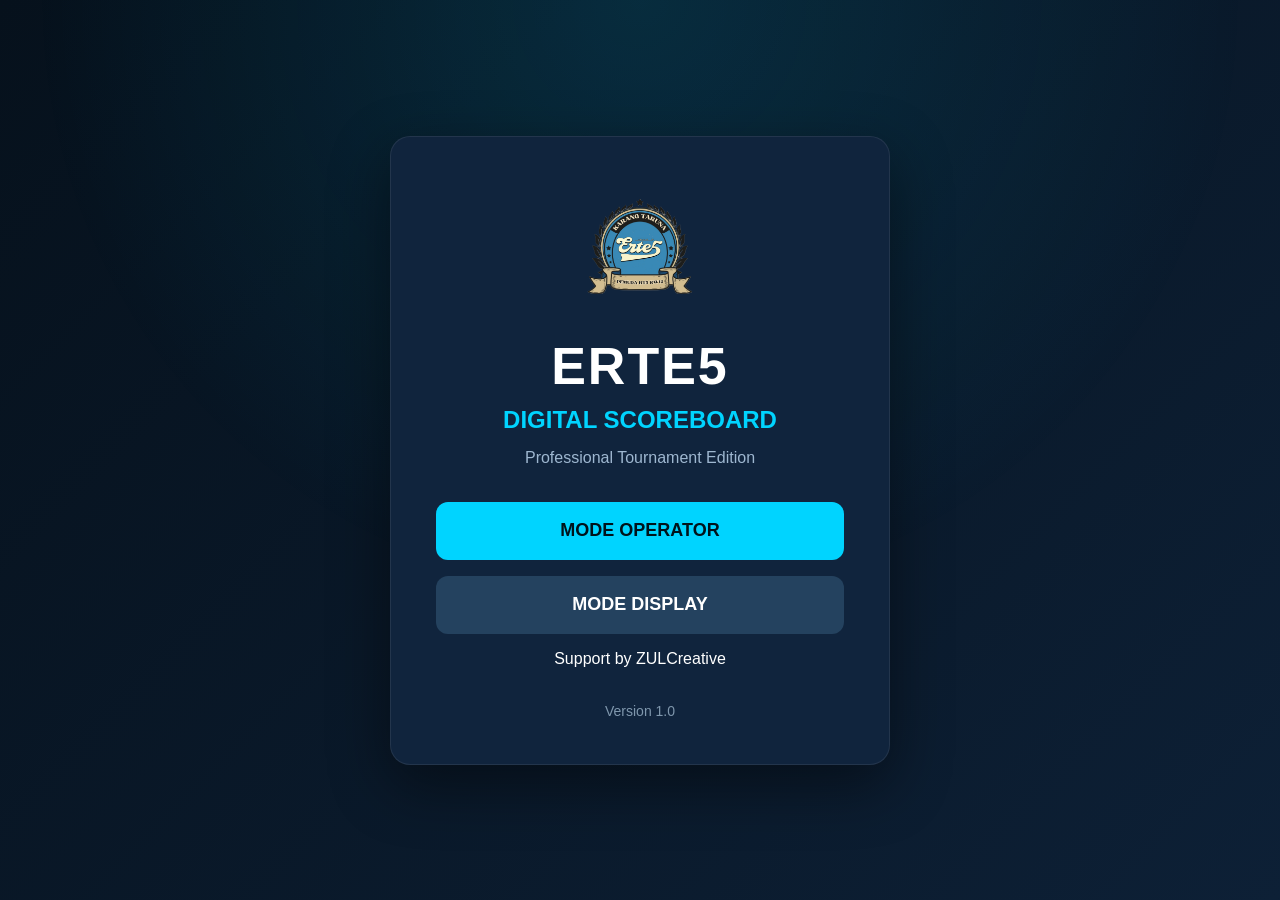
<file: index.html>
<!DOCTYPE html>
<html lang="id">

<head>

    <meta charset="UTF-8">

    <meta name="viewport"
          content="width=device-width, initial-scale=1.0">

    <title>ERTE5 Scoreboard Pro</title>

    <meta name="description"
          content="ERTE5 Digital Scoreboard Professional">

    <link rel="icon"
          href="assets/logo.png">

    <link rel="stylesheet"
          href="css/index.css">

</head>

<body>

    <div class="background"></div>

    <main class="container">

        <div class="card">

            <img src="assets/logo.png"
                 alt="ERTE5 Logo"
                 class="logo">

            <h1>

                ERTE5

            </h1>

            <h2>

                DIGITAL SCOREBOARD

            </h2>

            <p>

                Professional Tournament Edition

            </p>

            <div class="menu">

                <button
                    id="btnOperator"
                    class="primary">

                    MODE OPERATOR

                </button>

                <button
                    id="btnDisplay"
                    class="secondary">

                    MODE DISPLAY

                </button>
                Support by ZULCreative
                

            </div>

            <div class="footer">

                <span>

                    Version 1.0

                </span>

            </div>

        </div>

    </main>

    <script src="js/index.js"></script>

</body>

</html>
</file>
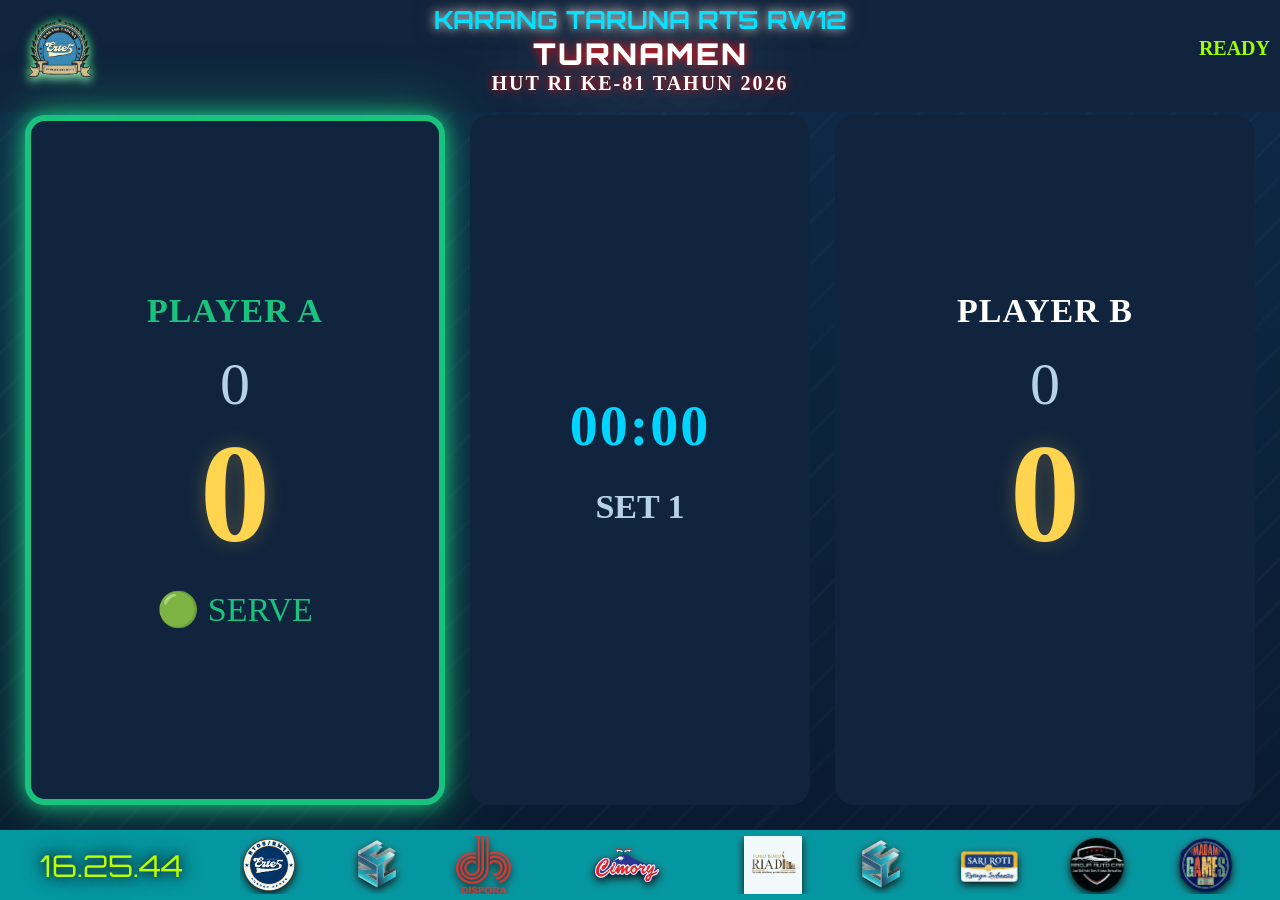
<file: display.html>
<!DOCTYPE html>
<html lang="id">

<head>

<link rel="preconnect" href="https://fonts.googleapis.com">

<link rel="preconnect" href="https://fonts.gstatic.com" crossorigin>

<link href="https://fonts.googleapis.com/css2?family=Orbitron:wght@400;700;900&family=Rajdhani:wght@400;600;700&family=Bebas+Neue&display=swap" rel="stylesheet">


<meta charset="UTF-8">

<meta name="viewport"
content="width=device-width, initial-scale=1.0">

<title>ERTE5 Scoreboard Display</title>

<link rel="stylesheet"
href="css/display.css">

</head>

<body>

<div class="display">

    <!-- HEADER -->

    <header class="topbar">

    <div class="headerLogo">

        <img
            src="assets/logo.png"
            class="logo"
            alt="Logo">

    </div>

    <div class="headerCenter">

        <div id="organizer" class="organizer">

            KARANG TARUNA RT5 RW12

        </div>

        <div id="eventName" class="event">

            PERLOMBAAN

        </div>

        <div id="eventCategory" class="category">

            HUT RI KE-81 2026

        </div>

    </div>

    <div
        id="matchStatus"
        class="status">

        READY

    </div>

</header>

    <!-- SCOREBOARD -->

    <main class="board">

        <!-- PLAYER A -->

        <section
    id="playerA"
    class="player">

            <div
                id="playerAName"
                class="name">

                PLAYER A

            </div>

            <div
                id="setA"
                class="set">

                SET 0

            </div>

            <div
                id="scoreA"
                class="score">

                0

            </div>

            <div
                id="serveA"
                class="serve">

                ●

            </div>

        </section>

        <!-- CENTER -->

        <section class="center">

            <div
                id="timer"
                class="timer">

                00:00

            </div>

            <div
                id="currentSet"
                class="currentSet">

                SET 1

            </div>

        </section>

        <!-- PLAYER B -->

        <section
    id="playerB"
    class="player">

            <div
                id="playerBName"
                class="name">

                PLAYER B

            </div>

            <div
                id="setB"
                class="set">

                SET 0

            </div>

            <div
                id="scoreB"
                class="score">

                0

            </div>

            <div
                id="serveB"
                class="serve">

            </div>

        </section>

    </main>

    <!-- FOOTER -->

    <footer class="footer">

    <div class="footerClock">
        <span></span>
        <span id="clock">00:00:00</span>
    </div>

    <div class="footerSponsor">

        <div class="sponsorTrack">

            <img src="assets/sponsor/logo1.png">
            <img src="assets/sponsor/logo2.png">
            <img src="assets/sponsor/logo3.png">
            <img src="assets/sponsor/logo4.png">
            <img src="assets/sponsor/logo5.png">
            <img src="assets/sponsor/logo6.png">
            <img src="assets/sponsor/logo7.png">
            <img src="assets/sponsor/logo8.png">
            <img src="assets/sponsor/logo9.png">
            <img src="assets/sponsor/logo10.png">

            <!-- ulangi lagi -->
            <img src="assets/sponsor/logo1.png">
            <img src="assets/sponsor/logo2.png">
            <img src="assets/sponsor/logo3.png">
            <img src="assets/sponsor/logo4.png">
            <img src="assets/sponsor/logo5.png">
            <img src="assets/sponsor/logo6.png">
            <img src="assets/sponsor/logo7.png">
            <img src="assets/sponsor/logo8.png">
            <img src="assets/sponsor/logo9.png">
            <img src="assets/sponsor/logo10.png">
        </div>

    </div>

</footer>

</div>

<script>
window.IS_OPERATOR = false;
</script>

<script src="js/sync.js"></script>
<script src="js/app.js"></script>
<script src="js/display.js"></script>
<!-- =========================================
OVERLAY MESSAGE
========================================= -->

<div id="overlay" class="overlay">

    <div id="overlayTitle" class="overlayTitle">

        MATCH POINT

    </div>

    <div id="overlayPlayer" class="overlayPlayer">

    </div>

    <div id="overlayScore" class="overlayScore"></div>

</div>

</body>

</html>
</file>
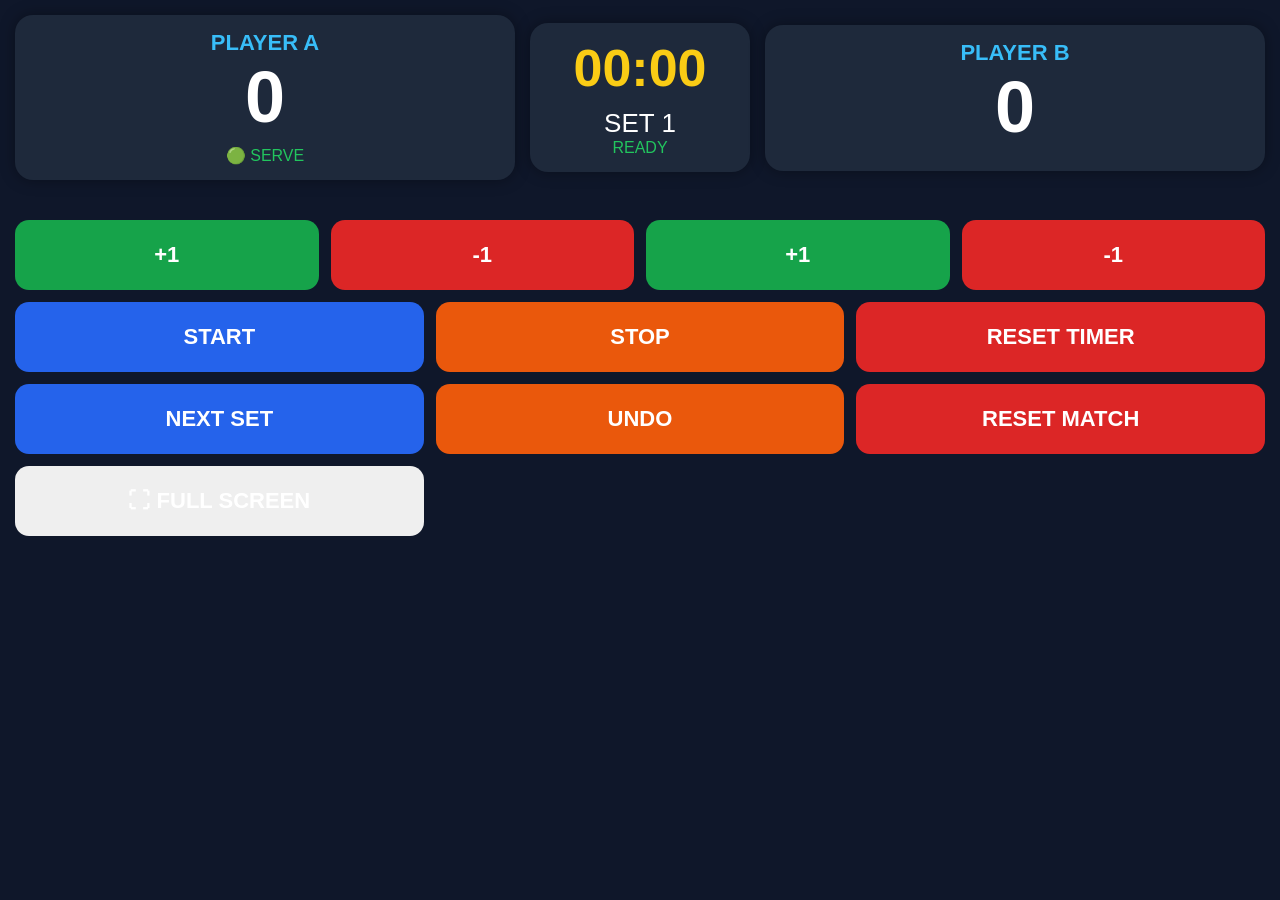
<file: operator-mobile.html>
<!DOCTYPE html>
<html lang="id">

<head>

<meta charset="UTF-8">

<meta name="viewport"
content="width=device-width,initial-scale=1.0">

<title>ERTE5 Scoreboard Mobile</title>

<link rel="stylesheet"
href="css/operator-mobile.css">

</head>

<body>

<!-- =======================================
SETUP SCREEN
======================================= -->

<div id="setupScreen">

    <div class="setupCard">

        <h1>

            🏆 MATCH SETUP

        </h1>

        <div class="group">

            <label>Sport</label>

            <select id="sport">

                <option value="tabletennis">
                    Table Tennis
                </option>

                <option value="badminton">
                    Badminton
                </option>

            </select>

        </div>

        <div class="row">

            <div class="group">

                <label>Best Of</label>

                <select id="bestOf">

                    <option value="3">
                        Best Of 3
                    </option>

                    <option value="5">
                        Best Of 5
                    </option>

                </select>

            </div>

            <div class="group">

                <label>First Serve</label>

                <select id="serve">

                    <option value="A">
                        Left Player
                    </option>

                    <option value="B">
                        Right Player
                    </option>

                </select>

            </div>

        </div>

        <div class="group">

            <label>Left Player</label>

            <input
            id="playerA"
            type="text"
            placeholder="Left Player">

        </div>

        <div class="group">

            <label>Right Player</label>

            <input
            id="playerB"
            type="text"
            placeholder="Right Player">

        </div>

        <div class="group">

            <label>Organizer</label>

            <input
            id="organizer"
            type="text">

        </div>

        <div class="group">

            <label>Event</label>

            <input
            id="eventName"
            type="text">

        </div>

        <div class="group">

            <label>Category</label>

            <input
            id="eventSubtitle"
            type="text">

        </div>

        <div class="group">

            <label>Logo</label>

            <input
            id="logo"
            type="file"
            accept="image/*">

        </div>

        <div class="row">

            <label>

                <input
                id="mirrorDisplay"
                type="checkbox">

                Mirror Display

            </label>

            <label>

                <input
                id="flipDisplay"
                type="checkbox">

                Flip Display

            </label>

        </div>

        <button
        id="btnStartMatch"
        class="primary">

            START MATCH

        </button>

    </div>

</div>

<!-- =======================================
CONTROL SCREEN
======================================= -->


<div id="controlScreen">

    <div class="topBar">

        <div class="playerPanel">

            <div id="leftName" class="playerName">
                LEFT PLAYER
            </div>

            <div id="leftScore" class="scoreValue">
                0
            </div>

            <div id="serveA" class="serveText"></div>

        </div>

        <div class="centerPanel">

            <div id="timer" class="timerValue">
                00:00
            </div>

            <div id="setText" class="setValue">
                SET 1
            </div>

            <div id="statusText" class="statusValue">
                READY
            </div>

        </div>

        <div class="playerPanel">

            <div id="rightName" class="playerName">
                RIGHT PLAYER
            </div>

            <div id="rightScore" class="scoreValue">
                0
            </div>

            <div id="serveB" class="serveText"></div>

        </div>

    </div>

    <div class="scoreButtons">

        <button id="plusA" class="green">+1</button>

        <button id="minusA" class="red">-1</button>

        <button id="plusB" class="green">+1</button>

        <button id="minusB" class="red">-1</button>

    </div>

    <div class="controlButtons">

        <button id="startTimer" class="blue">
            START
        </button>

        <button id="stopTimer" class="orange">
            STOP
        </button>

        <button id="resetTimer" class="red">
            RESET TIMER
        </button>

    </div>

    <div class="controlButtons">

        <button id="nextSet" class="blue">
            NEXT SET
        </button>

        <button id="undo" class="orange">
            UNDO
        </button>

        <button id="resetMatch" class="red">
            RESET MATCH
        </button>

        <button id="fullscreenBtn">⛶ FULL SCREEN</button>

    </div>

</div>

<script>
window.IS_OPERATOR = true;
</script>

<script src="js/app.js"></script>
<script src="js/sync.js"></script>
<script src="js/operator-mobile.js"></script>

</body>

</html>
</file>
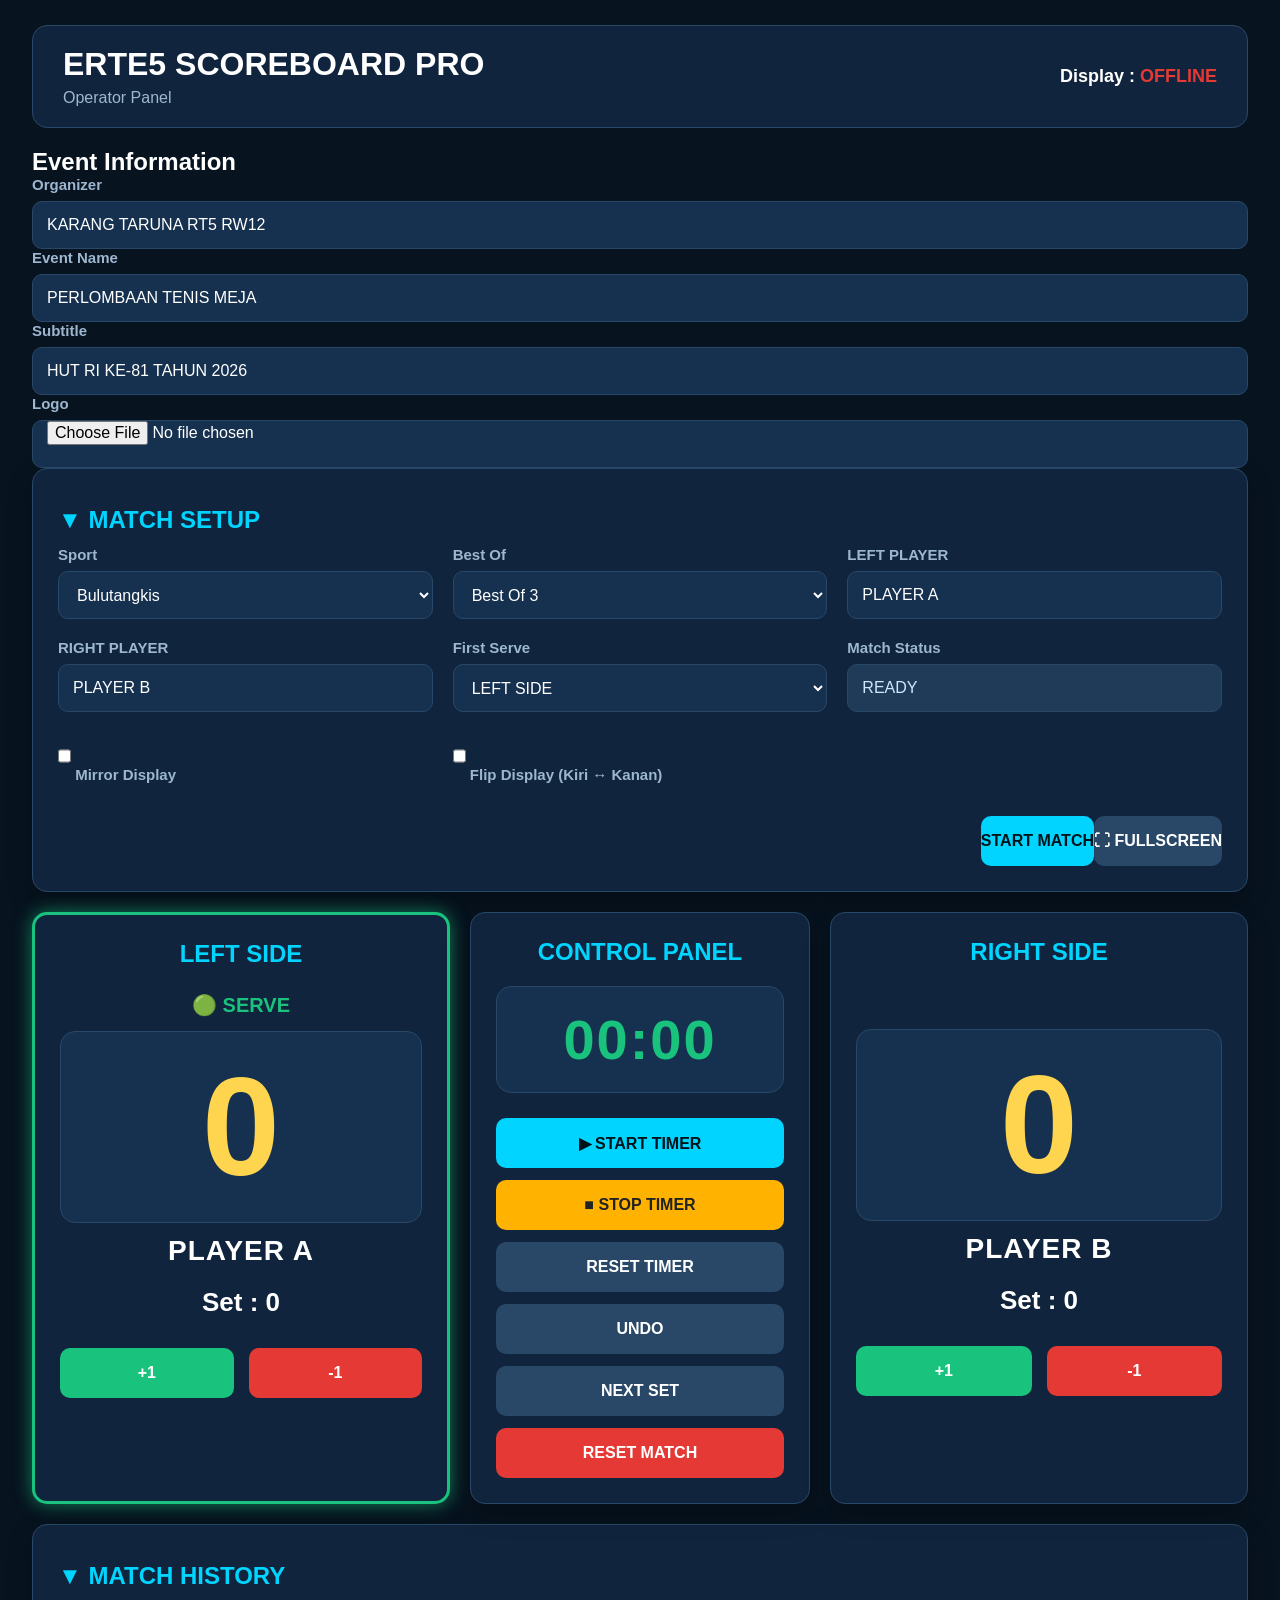
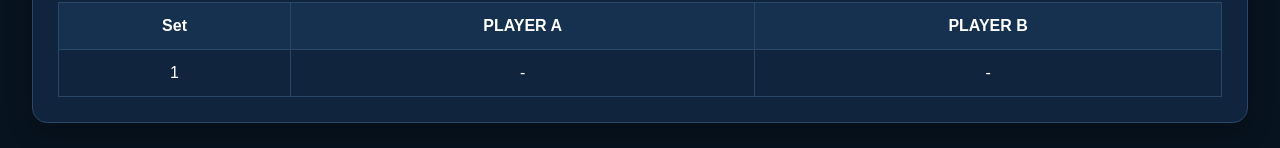
<file: operator.html>
<!DOCTYPE html>
<html lang="id">

<head>

    <meta charset="UTF-8">

    <meta name="viewport"
          content="width=device-width, initial-scale=1.0">

    <title>ERTE5 Scoreboard Pro - Operator</title>

    <link rel="stylesheet"
          href="css/operator.css">

</head>

<body>

<div class="app">

    <!-- ========================================= -->
    <!-- HEADER                                    -->
    <!-- ========================================= -->

    <header class="topbar">

        <div class="brand">

            <h1>

                ERTE5 SCOREBOARD PRO

            </h1>

            <span>

                Operator Panel

            </span>

        </div>

        <div class="connection">

            Display :

            <span id="connectionStatus"
                  class="offline">

                OFFLINE

            </span>

        </div>

    </header>


    <!-- ========================================= -->
    <!-- MATCH SETUP                               -->
    <!-- ========================================= -->
    
    <!-- ==================================================
EVENT INFORMATION
================================================== -->

<section class="card">

    <h2>Event Information</h2>

    <div class="form-group">

        <label>Organizer</label>

        <input
            type="text"
            id="organizerInput"
            value="KARANG TARUNA RT5 RW12">

    </div>

    <div class="form-group">

        <label>Event Name</label>

        <input
            type="text"
            id="eventInput"
            value="PERLOMBAAN TENIS MEJA">

    </div>

    <div class="form-group">

        <label>Subtitle</label>

        <input
            type="text"
            id="subtitleInput"
            value="HUT RI KE-81 TAHUN 2026">

    </div>

    <div class="form-group">

        <label>Logo</label>

        <input
            type="file"
            id="logoInput"
            accept="image/*">

    </div>

</section>

    <section class="setup-card">

        <h2>

            MATCH SETUP

        </h2>

        <div class="setup-grid">

            <div class="form-group">

                <label>

                    Sport

                </label>

                <select id="sportSelect">

    <option value="badminton">
        Bulutangkis
    </option>

    <option value="tabletennis">
        Tenis Meja
    </option>

    <option value="padel">
        Padel
    </option>

</select>

            </div>

            <div class="form-group">

                <label>

                    Best Of

                </label>

                <select id="bestOfSelect">

                    <option value="3">

                        Best Of 3

                    </option>

                    <option value="5">

                        Best Of 5

                    </option>

                </select>

            </div>

            <div class="form-group">

                <label>

                    LEFT PLAYER

                </label>

                <input
                    type="text"
                    id="playerAName"
                    value="PLAYER A">

            </div>

            <div class="form-group">

                <label>

                    RIGHT PLAYER

                </label>

                <input
                    type="text"
                    id="playerBName"
                    value="PLAYER B">

            </div>

            <div class="form-group">

                <label>

                    First Serve

                </label>

                <select id="serveSelect">

                    <option value="A">

                        LEFT SIDE

                    </option>

                    <option value="B">

                        RIGHT SIDE

                    </option>

                </select>

            </div>

            <div class="form-group">

                <label>

                    Match Status

                </label>

                <input
                    type="text"
                    id="matchStatus"
                    value="READY"
                    readonly>

            </div>

            <div class="form-group">
    <label>
        <input type="checkbox" id="mirrorDisplay">
        Mirror Display
    </label>
</div>

<div class="form-group">
    <label>
        <input type="checkbox" id="flipDisplay">
        Flip Display (Kiri ↔ Kanan)
    </label>
</div>

        </div>

        <div class="setup-action">

            <button
                id="startMatch"
                class="btn btn-primary">

                START MATCH

            </button>

            <button id="fullscreenBtn" class="btn">
⛶ FULLSCREEN
</button>

        </div>

    </section>

    <!-- ========================================= -->
    <!-- CONTROL AREA                              -->
    <!-- ========================================= -->

    <section class="control-grid">

        <!-- ========================================= -->
        <!-- PLAYER A                                  -->
        <!-- ========================================= -->

        <div class="player-card" id="playerA">

            <h2>LEFT SIDE</h2>

            <div id="serveA" class="serve-indicator"></div>

            <div class="score-box">

                <span id="scoreA">

                    0

                </span>

            </div>

            <div class="player-name" id="leftPlayerName">
    PLAYER A
</div>

            <div class="set-box">

                Set :

                <span id="setA">

                    0

                </span>

            </div>

            <div class="button-group">

                <button
                    id="plusA"
                    class="btn btn-success">

                    +1

                </button>

                <button
                    id="minusA"
                    class="btn btn-danger">

                    -1

                </button>

            </div>

        </div>

        <!-- ========================================= -->
        <!-- CONTROL PANEL                             -->
        <!-- ========================================= -->

        <div class="center-card">

            <h2>

                CONTROL PANEL

            </h2>

            <div class="timer-box">

                <span id="timer">

                    00:00

                </span>

            </div>

            <div class="button-column">

                <button
                    id="startTimer"
                    class="btn btn-primary">

                    ▶ START TIMER

                </button>

                <button
                    id="stopTimer"
                    class="btn btn-warning">

                    ■ STOP TIMER

                </button>

                <button
                    id="resetTimer"
                    class="btn">

                    RESET TIMER

                </button>

                <button
                    id="undo"
                    class="btn">

                    UNDO

                </button>

                <button
                    id="nextSet"
                    class="btn">

                    NEXT SET

                </button>

                <button
                    id="resetMatch"
                    class="btn btn-danger">

                    RESET MATCH

                </button>

            </div>

        </div>

        <!-- ========================================= -->
        <!-- PLAYER B                                  -->
        <!-- ========================================= -->

        

<div class="player-card" id="playerB">

    <h2>RIGHT SIDE</h2>

    <div id="serveB" class="serve-indicator"></div>

    <div class="score-box">

        <span id="scoreB">0</span>

    </div>

    <div class="player-name" id="rightPlayerName">
    PLAYER B
</div>

    <div class="set-box">

        Set : <span id="setB">0</span>

    </div>

    <div class="button-group">

        <button
            id="plusB"
            class="btn btn-success">
            +1
        </button>

        <button
            id="minusB"
            class="btn btn-danger">
            -1
        </button>

    </div>

</div>

    </section>

    <!-- ========================================= -->
    <!-- MATCH INFO                                 -->
    <!-- ========================================= -->

    <section class="history-card">

        <h2>

            MATCH HISTORY

        </h2>

        <table>

            <thead>

                <tr>

                    <th>Set</th>
<th id="historyPlayerA">Player A</th>
<th id="historyPlayerB">Player B</th>

                </tr>

            </thead>

            <tbody id="historyBody">

                <tr>

                    <td>

                        1

                    </td>

                    <td>

                        -

                    </td>

                    <td>

                        -

                    </td>

                </tr>

            </tbody>

        </table>

    </section>

</div>

<script>
window.IS_OPERATOR = true;
</script>

<script src="js/sync.js"></script>
<script src="js/app.js"></script>
<script src="js/operator.js"></script>

<script>

// ================================
// FULLSCREEN
// ================================

document.getElementById("fullscreenBtn").onclick = async () => {

    if (!document.fullscreenElement) {
        await document.documentElement.requestFullscreen();
    } else {
        await document.exitFullscreen();
    }

};

// ================================
// WAKE LOCK
// ================================

let wakeLock = null;

async function lockScreen() {

    if ('wakeLock' in navigator) {

        try {

            wakeLock = await navigator.wakeLock.request('screen');

            console.log("Wake Lock aktif");

        } catch (err) {

            console.log(err);

        }

    }

}

lockScreen();

document.addEventListener("visibilitychange", () => {

    if (document.visibilityState === "visible") {

        lockScreen();

    }

});

</script>

</body>
</html>
</file>
<file: css/index.css>
/*==================================================
ERTE5 SCOREBOARD PRO
INDEX.CSS
==================================================*/

*{
    margin:0;
    padding:0;
    box-sizing:border-box;
}

:root{

    --bg:#07131f;
    --card:#10243d;
    --primary:#00d4ff;
    --primaryHover:#20e0ff;
    --text:#ffffff;
    --text2:#9eb7d0;
    --danger:#ff5252;

}

body{

    font-family:Segoe UI,Arial,sans-serif;

    background:linear-gradient(
        135deg,
        #06111c,
        #0d2036
    );

    min-height:100vh;

    overflow:hidden;

    color:var(--text);

}

.background{

    position:fixed;

    inset:0;

    background:
    radial-gradient(circle at top,
    rgba(0,212,255,.12),
    transparent 55%);

    z-index:-1;

}

.container{

    width:100%;

    min-height:100vh;

    display:flex;

    justify-content:center;

    align-items:center;

    padding:20px;

}

.card{

    width:500px;

    background:var(--card);

    border-radius:20px;

    padding:45px;

    text-align:center;

    box-shadow:
    0 20px 60px rgba(0,0,0,.45);

    border:1px solid rgba(255,255,255,.08);

}

.logo{

    width:130px;

    height:130px;

    object-fit:contain;

    margin-bottom:20px;

}

h1{

    font-size:52px;

    letter-spacing:2px;

    margin-bottom:10px;

}

h2{

    color:var(--primary);

    font-size:24px;

    margin-bottom:15px;

}

p{

    color:var(--text2);

    margin-bottom:35px;

    font-size:16px;

}

.menu{

    display:flex;

    flex-direction:column;

    gap:16px;

}

button{

    height:58px;

    border:none;

    border-radius:12px;

    cursor:pointer;

    font-size:18px;

    font-weight:bold;

    transition:.25s;

}

button:hover{

    transform:translateY(-2px);

}

.primary{

    background:var(--primary);

    color:#00131b;

}

.primary:hover{

    background:var(--primaryHover);

}

.secondary{

    background:#24425f;

    color:white;

}

.secondary:hover{

    background:#30567d;

}

.ghost{

    background:transparent;

    color:var(--text2);

    border:1px solid rgba(255,255,255,.2);

}

.ghost:hover{

    background:rgba(255,255,255,.08);

}

.footer{

    margin-top:35px;

    color:#7f97ad;

    font-size:14px;

}

/*=============================
RESPONSIVE
=============================*/

@media(max-width:600px){

.card{

    width:100%;

    padding:30px;

}

.logo{

    width:100px;

    height:100px;

}

h1{

    font-size:42px;

}

h2{

    font-size:20px;

}

button{

    height:54px;

    font-size:16px;

}

}
</file>
<file: css/display.css>
/*==================================================
 ERTE5 SCOREBOARD PRO
 DISPLAY.CSS
==================================================*/

*{
    margin:0;
    padding:0;
    box-sizing:border-box;
}

:root{

    --bg:#06111c;

    --panel:#10243d;

    --panel2:#16314f;

    --primary:#00d4ff;

    --text:#ffffff;

    --text2:#b6d2ea;

    --gold:#ffd54f;

    --green:#19c37d;

}

body{

    background:

    linear-gradient(
        rgba(0,0,0,.18),
        rgba(0,0,0,.18)
    ),

    repeating-linear-gradient(
        -45deg,
        rgba(255,255,255,.025) 0px,
        rgba(255,255,255,.025) 3px,
        transparent 3px,
        transparent 30px
    ),

    linear-gradient(
        180deg,
        #12345a,
        #0b1f38
    );

}

.display{

    width:100vw;

    height:100vh;

    display:grid;

    grid-template-rows:90px 1fr 70px;

}

/*==================================================
TOP BAR
==================================================*/

.topbar{

    display:grid;

    grid-template-columns:100px 1fr 160px;

    align-items:center;

    padding:15px 25px;

    min-height:112px;

    border-bottom:3px solid var(--primary);

    background:transparent;

}

.event{

    font-size:32px;

    font-weight:bold;

    letter-spacing:2px;

}

.status{

    font-size:26px;

    color:var(--green);

    font-weight:bold;

}

/*==================================================
BOARD
==================================================*/

.board{

    display:grid;

    grid-template-columns:1fr 340px 1fr;

    gap:25px;

    padding:25px;

}

.player{

    background:var(--panel);

    border-radius:20px;

    display:flex;

    flex-direction:column;

    justify-content:center;

    align-items:center;

}

.center{

    background:var(--panel);

    border-radius:20px;

    display:flex;

    flex-direction:column;

    justify-content:center;

    align-items:center;

}

/*==================================================
PLAYER
==================================================*/

.name{

    font-size:42px;

    font-weight:bold;

    color:var(--text);

    text-transform:uppercase;

    margin-bottom:20px;

    text-align:center;

    letter-spacing:1px;

}

.set{

    font-size:60px;

    color:var(--text2);

    margin-bottom:5px;

}

.score{

    font-size:420px;

    font-weight:900;

    color:var(--gold);

    line-height:1;

    text-shadow:

        0 0 20px rgba(255,213,79,.25);

    transition:transform .2s ease;

}

.score.flash{

    transform:scale(1.08);

}

/*=================================================
  SCORE ANIMATION
=================================================*/

.score.animate{

    animation:scorePop .35s ease;

}

@keyframes scorePop{

    0%{

        transform:scale(1);

        text-shadow:none;

    }

    35%{

        transform:scale(1.18);

        text-shadow:
            0 0 20px #00d4ff,
            0 0 50px #00d4ff;

    }

    100%{

        transform:scale(1);

        text-shadow:none;

    }

}

/*==================================================
SERVE INDICATOR
==================================================*/

.serve{

    height:40px;

    margin-top:25px;

    font-size:34px;

    color:var(--green);

}

/*==================================================
CENTER PANEL
==================================================*/

.timer{

    font-size:72px;

    font-weight:bold;

    color:var(--primary);

    margin-bottom:30px;

    letter-spacing:2px;

}

.currentSet{

    font-size:34px;

    font-weight:bold;

    color:var(--text2);

}

/*==================================================
FOOTER
==================================================*/

.footer{

    display:grid;

    grid-template-columns:220px 1fr;

    align-items:center;

    background:#0597a1;

    padding:12px 20px;

    overflow:hidden;

}

.footerClock{

    display:flex;

    align-items:center;

    gap:20px;

    font-size:30px;

    color:rgb(187, 255, 2);

    font-family:'Orbitron',sans-serif;

    text-shadow:
            0 0 20px #000a0c,
            0 0 10px #2b3233;

}

.footerSponsor{

    overflow:hidden;

    width:100%;

    position:relative;

}

.footerSponsor img{

    height:58px;

    width:auto;

    object-fit:contain;

    transition:.3s;

    opacity:.95;

    filter:
        drop-shadow(0 3px 5px rgb(0, 0, 0))
        drop-shadow(0 0 5px rgba(255,255,255,.15));

}

.sponsorTrack{

    display:flex;

    align-items:center;

    gap:50px;

    width:max-content;

    animation:scrollSponsor 35s linear infinite;

}

@keyframes scrollSponsor{

    from{

        transform:translateX(0);

    }

    to{

        transform:translateX(-80%);

    }

}

/*==================================================
RESPONSIVE
==================================================*/

@media(max-width:1400px){

    .score{

        font-size:140px;

    }

    .timer{

        font-size:56px;

    }

    .name{

        font-size:34px;

    }

}

@media(max-width:900px){

    .board{

        grid-template-columns:1fr;

    }

    .topbar{

        flex-direction:column;

        justify-content:center;

        gap:10px;

        padding:15px;

        height:auto;

    }

    .display{

        grid-template-rows:auto 1fr 60px;

    }

    .score{

        font-size:110px;

    }

    .timer{

        font-size:44px;

    }

    .footer{

        font-size:18px;

    }

}

/*=========================================
SERVER ACTIVE
=========================================*/

.player.activeServe{

    border:6px solid #19c37d;

    box-shadow:
        0 0 20px #19c37d,
        0 0 60px rgba(25,195,125,.5);

    transition:.25s;

}

.player.activeServe .name{

    color:#19c37d;

}

.player.activeServe .score{

    transform:none;

}

/*=========================================
HEADER LEFT
=========================================*/

.headerLeft{

    display:flex;

    align-items:center;

    gap:20px;

}

.logo{

    width:70px;

    height:70px;

    object-fit:contain;

}

/*=========================================
HEADER
=========================================*/

.topbar{

    background:#10243d;

    display:grid;

    grid-template-columns:100px 1fr 100px;

    align-items:center;

    padding:1px 10px;

    border-bottom:none;

}

.headerLogo{

    display:flex;

    justify-content:flex-start;

    align-items:flex-start;

}

.logo{

    width:100px;

    height:180px;

    object-fit:contain;

    padding-bottom:100px;

    filter:
        drop-shadow(0 3px 5px rgba(255, 255, 255, 0.6))
        drop-shadow(0 0 5px rgba(0, 255, 85, 0.712));

}

.headerCenter{

    display:flex;

    flex-direction:column;

    justify-content:center;

    align-items:center;

    text-align:center;

}

.organizer{

    font-family:'Orbitron',sans-serif;
    
    font-size:25px;

    margin-top:3px;

    color:#00e1ff;

    font-weight:700;

    text-transform:uppercase;

    gap:10px;

    text-shadow:

        0 0 20px #575454,

        0 0 10px #ffffff;

}

.event{

    font-family:'Orbitron',sans-serif;
    
    font-size:30px;

    margin-top:0,5px;

    font-weight:900;

    color:#ffffff;

    text-transform:uppercase;

    gap:2px;    /* Atur jarak antar tulisan */

    text-shadow:

        0 0 100px #ffffff,

        0 0 10px #fd0000;

}

.category{

    font-size:20px;

    color:#ffffff;

    font-weight:bold;

    text-transform:uppercase;

    letter-spacing:2px;

    margin-bottom:100px;

    text-shadow:

        0 0 100px #ffffff,

        0 0 10px #fd0000;

}

.status{

    text-align:right;

    font-size:20px;

    font-weight:bold;

    color:#9eff01;

    margin-bottom:100px;

}

/*=================================================
OVERLAY
=================================================*/

.overlay{

    position:fixed;

    inset:0;

    display:flex;

    flex-direction:column;

    justify-content:center;

    align-items:center;

    background:rgba(0,0,0,.55);

    backdrop-filter:blur(3px);

    opacity:0;

    visibility:hidden;

    transition:.3s;

    z-index:9999;

}

.overlay.show{

    opacity:1;

    visibility:visible;

}

.overlayTitle{

    font-size:90px;

    font-weight:900;

    color:#FFD700;

    text-shadow:

        0 0 20px #FFD700,

        0 0 60px #FFD700;

    animation:overlayZoom .5s;

}

.overlayPlayer{

    margin-top:20px;

    font-size:60px;

    font-weight:bold;

    color:white;

}

@keyframes overlayZoom{

    from{

        transform:scale(.5);

        opacity:0;

    }

    to{

        transform:scale(1);

        opacity:1;

    }

}

.overlayScore{

    margin-top:20px;

    font-size:52px;

    font-weight:bold;

    color:#ffffff;

}


body.mirror{

    transform:scaleX(-1);

}

/*=========================================
SPONSOR
=========================================*/

.sponsorBar{

    width:100%;

    background:#09182c;

    padding:12px 0;

    display:flex;

    flex-direction:column;

    justify-content:center;

    align-items:center;

    gap:10px;

}

.sponsorTitle{

    color:#ffffff;

    font-size:18px;

    letter-spacing:3px;

    text-transform:uppercase;

    opacity:.8;

}

.sponsorList{

    display:flex;

    justify-content:center;

    align-items:center;

    gap:40px;

    flex-wrap:wrap;

}

.sponsorList img{

    height:55px;

    object-fit:contain;

    filter:brightness(1);

    transition:.3s;

}

.sponsorList img:hover{

    transform:scale(1.05);

}
</file>
<file: css/operator-mobile.css>
/*==================================================
ERTE5 SCOREBOARD MOBILE
==================================================*/

*{
    margin:0;
    padding:0;
    box-sizing:border-box;
    font-family:Arial,Helvetica,sans-serif;
}

html,body{
    width:100%;
    height:100%;
    background:#0f172a;
    color:#fff;
}

/*==================================================
SETUP
==================================================*/

#setupScreen{
    width:100%;
    min-height:100vh;
    display:flex;
    justify-content:center;
    align-items:center;
    padding:20px;
}

.setupCard{
    width:100%;
    max-width:900px;
    background:#1e293b;
    border-radius:20px;
    padding:25px;
    box-shadow:0 0 25px rgba(0,0,0,.45);
}

.setupCard h1{
    text-align:center;
    margin-bottom:25px;
    color:#38bdf8;
    font-size:34px;
}

.group{
    display:flex;
    flex-direction:column;
    margin-bottom:16px;
}

.group label{
    margin-bottom:8px;
    font-weight:bold;
    font-size:18px;
}

.group input,
.group select{
    height:55px;
    border:none;
    border-radius:12px;
    padding:0 15px;
    font-size:18px;
    background:#334155;
    color:white;
}

.group input:focus,
.group select:focus{
    outline:2px solid #38bdf8;
}

.row{
    display:grid;
    grid-template-columns:1fr 1fr;
    gap:15px;
    margin-bottom:15px;
}

.row label{
    display:flex;
    align-items:center;
    gap:10px;
    font-size:18px;
}

.primary{
    width:100%;
    height:65px;
    margin-top:20px;
    border:none;
    border-radius:14px;
    background:#22c55e;
    color:white;
    font-size:24px;
    font-weight:bold;
    cursor:pointer;
    transition:.2s;
}

.primary:active{
    transform:scale(.97);
}

/*==================================================
CONTROL
==================================================*/

#controlScreen{

    display:none;

    flex-direction:column;

    width:100%;

    min-height:100vh;

    padding:15px;

    background:#0f172a;

}

.topBar{

    display:grid;

    grid-template-columns:1fr 220px 1fr;

    gap:15px;

}

.playerPanel,
.centerPanel{

    background:#1e293b;

    border-radius:18px;

    padding:15px;

}

.playerName{

    color:#38bdf8;

    text-align:center;

    font-size:22px;

    font-weight:bold;

}

.scoreValue{

    text-align:center;

    font-size:72px;

    font-weight:bold;

    color:white;

}

.timerValue{

    text-align:center;

    font-size:52px;

    color:#facc15;

    font-weight:bold;

}

.setValue{

    text-align:center;

    font-size:26px;

    margin-top:10px;

}

.statusValue{

    text-align:center;

    color:#22c55e;

}

.scoreButtons{

    display:grid;

    grid-template-columns:repeat(4,1fr);

    gap:12px;

    margin-top:20px;

}

.controlButtons{

    display:grid;

    grid-template-columns:repeat(3,1fr);

    gap:12px;

    margin-top:12px;

}

.scoreButtons button,
.controlButtons button{

    height:70px;

    border:none;

    border-radius:14px;

    font-size:22px;

    font-weight:bold;

    color:white;

}

.green{

    background:#16a34a;

}

.red{

    background:#dc2626;

}

.blue{

    background:#2563eb;

}

.orange{

    background:#ea580c;

}

.serveText{

    text-align:center;

    color:#22c55e;

    margin-top:8px;

}

/*==================================================
BUTTON COLOR
==================================================*/

.btnGreen{
    background:#16a34a;
    color:white;
}

.btnRed{
    background:#dc2626;
    color:white;
}

.btnBlue{
    background:#2563eb;
    color:white;
}

.btnOrange{
    background:#ea580c;
    color:white;
}

/*==================================================
LANDSCAPE HP
==================================================*/

@media (orientation:landscape){

.setupCard{

    max-width:1200px;

}

.group input,
.group select{

    height:50px;

}

}

/*==================================================
CONTROL SCREEN
==================================================*/

#controlScreen{
    width:100%;
    height:100vh;
    display:none;
    flex-direction:column;
    padding:15px;
    background:#0f172a;
}

/*==================================================
HEADER
==================================================*/

.topBar{
    display:grid;
    grid-template-columns:1fr 220px 1fr;
    gap:15px;
    align-items:center;
    margin-bottom:20px;
}

.playerPanel{
    background:#1e293b;
    border-radius:18px;
    padding:15px;
    text-align:center;
    box-shadow:0 0 15px rgba(0,0,0,.35);
}

.playerTitle{
    font-size:24px;
    font-weight:bold;
    color:#38bdf8;
    margin-bottom:10px;
    white-space:nowrap;
    overflow:hidden;
    text-overflow:ellipsis;
}

.scoreNumber{
    font-size:84px;
    font-weight:900;
    line-height:1;
}

.serveIndicator{
    margin-top:10px;
    height:26px;
    font-size:18px;
    color:#22c55e;
    font-weight:bold;
}

/*==================================================
CENTER
==================================================*/

.centerPanel{
    background:#1e293b;
    border-radius:18px;
    padding:15px;
    text-align:center;
    box-shadow:0 0 15px rgba(0,0,0,.35);
}

.timer{
    font-size:54px;
    font-weight:bold;
    color:#facc15;
}

.setText{
    font-size:28px;
    font-weight:bold;
    margin-top:10px;
}

.statusText{
    margin-top:8px;
    font-size:18px;
    color:#22c55e;
}

/*==================================================
BUTTON
==================================================*/

.scoreGrid{
    display:grid;
    grid-template-columns:repeat(4,1fr);
    gap:15px;
    margin-bottom:20px;
}

.buttonGrid{
    display:grid;
    grid-template-columns:repeat(3,1fr);
    gap:15px;
    margin-bottom:15px;
}

.scoreGrid button,
.buttonGrid button{

    height:70px;

    border:none;

    border-radius:16px;

    color:white;

    font-size:24px;

    font-weight:bold;

    cursor:pointer;

    transition:.15s;

}

.scoreGrid button:active,
.buttonGrid button:active{

    transform:scale(.95);

}

/*==================================================
BUTTON COLOR
==================================================*/

.btnGreen{

    background:#16a34a;

}

.btnRed{

    background:#dc2626;

}

.btnBlue{

    background:#2563eb;

}

.btnOrange{

    background:#ea580c;

}

/*==================================================
LANDSCAPE
================================================
</file>
<file: css/operator.css>
/*==================================================
ERTE5 SCOREBOARD PRO
OPERATOR.CSS
==================================================*/

*{
    margin:0;
    padding:0;
    box-sizing:border-box;
}

:root{

    --bg:#07131f;

    --card:#10243d;

    --card2:#16314f;

    --primary:#00d4ff;

    --success:#19c37d;

    --warning:#ffb300;

    --danger:#e53935;

    --text:#ffffff;

    --text2:#9eb7d0;

    --border:#294867;

}

body{

    background:var(--bg);

    font-family:Segoe UI,Arial,sans-serif;

    color:var(--text);

    min-height:100vh;

}

.app{

    width:95%;

    max-width:1600px;

    margin:25px auto;

}

/*==================================================
TOP BAR
==================================================*/

.topbar{

    display:flex;

    justify-content:space-between;

    align-items:center;

    background:var(--card);

    padding:20px 30px;

    border-radius:15px;

    margin-bottom:20px;

    border:1px solid var(--border);

}

.brand h1{

    font-size:32px;

    margin-bottom:6px;

}

.brand span{

    color:var(--text2);

}

.connection{

    font-size:18px;

    font-weight:bold;

}

.online{

    color:var(--success);

}

.offline{

    color:var(--danger);

}

/*==================================================
CARD
==================================================*/

.setup-card,

.history-card,

.player-card,

.center-card{

    background:var(--card);

    border-radius:15px;

    border:1px solid var(--border);

    box-shadow:

        0 10px 25px rgba(0,0,0,.25);

}

.setup-card{

    padding:25px;

    margin-bottom:20px;

}

.setup-card h2{

    margin-bottom:20px;

    color:var(--primary);

}

.history-card{

    padding:25px;

    margin-top:20px;

}

.history-card h2{

    margin-bottom:20px;

    color:var(--primary);

}

/*==================================================
MATCH SETUP
==================================================*/

.setup-grid{

    display:grid;

    grid-template-columns:repeat(3,1fr);

    gap:20px;

}

.form-group{

    display:flex;

    flex-direction:column;

}

.form-group label{

    margin-bottom:8px;

    color:var(--text2);

    font-size:15px;

    font-weight:600;

}

.form-group input,

.form-group select{

    height:48px;

    padding:0 14px;

    border-radius:10px;

    border:1px solid var(--border);

    background:var(--card2);

    color:var(--text);

    font-size:16px;

    outline:none;

    transition:.2s;

}

.form-group input:focus,

.form-group select:focus{

    border-color:var(--primary);

    box-shadow:0 0 10px rgba(0,212,255,.25);

}

.form-group input[readonly]{

    background:#203b57;

    color:#cfe6ff;

}

.setup-action{

    margin-top:25px;

    display:flex;

    justify-content:flex-end;

}

/*==================================================
CONTROL GRID
==================================================*/

.control-grid{

    display:grid;

    grid-template-columns:1fr 420px 1fr;

    gap:20px;

    align-items:stretch;

}

/*==================================================
PLAYER CARD
==================================================*/

.player-card{

    padding:25px;

    display:flex;

    flex-direction:column;

    align-items:center;

}

.player-card h2{

    margin-bottom:25px;

    color:var(--primary);

}

.score-box{

    width:100%;

    text-align:center;

    padding:25px;

    background:var(--card2);

    border-radius:15px;

    border:1px solid var(--border);

}

.score-box span{

    font-size:120px;

    font-weight:bold;

    color:#ffd54f;

    line-height:1;

}

.set-box{

    margin-top:20px;

    font-size:26px;

    font-weight:bold;

}

/*==================================================
BUTTON GROUP
==================================================*/

.button-group{

    display:flex;

    gap:15px;

    width:100%;

    margin-top:30px;

}

.button-group button{

    flex:1;

}

/*==================================================
CENTER PANEL
==================================================*/

.center-card{

    padding:25px;

    display:flex;

    flex-direction:column;

    align-items:center;

}

.center-card h2{

    color:var(--primary);

    margin-bottom:20px;

}

.timer-box{

    width:100%;

    background:var(--card2);

    border:1px solid var(--border);

    border-radius:15px;

    padding:20px;

    margin-bottom:25px;

    text-align:center;

}

.timer-box span{

    font-size:56px;

    font-weight:bold;

    color:#19c37d;

    letter-spacing:2px;

}

.button-column{

    display:flex;

    flex-direction:column;

    gap:12px;

    width:100%;

}

/*==================================================
BUTTON
==================================================*/

.btn{

    height:50px;

    border:none;

    border-radius:10px;

    cursor:pointer;

    font-size:16px;

    font-weight:600;

    background:#294867;

    color:white;

    transition:all .2s ease;

}

.btn:hover{

    transform:translateY(-2px);

    filter:brightness(1.08);

}

.btn:active{

    transform:scale(.97);

}

.btn-primary{

    background:var(--primary);

    color:#00131b;

}

.btn-success{

    background:var(--success);

}

.btn-warning{

    background:var(--warning);

    color:#222;

}

.btn-danger{

    background:var(--danger);

}

/*==================================================
MATCH HISTORY
==================================================*/

.history-card table{

    width:100%;

    border-collapse:collapse;

}

.history-card th{

    background:var(--card2);

    padding:14px;

    text-align:center;

    border:1px solid var(--border);

}

.history-card td{

    padding:14px;

    text-align:center;

    border:1px solid var(--border);

}

.history-card tbody tr:nth-child(even){

    background:rgba(255,255,255,.03);

}

/*==================================================
SCROLLBAR
==================================================*/

::-webkit-scrollbar{

    width:10px;

}

::-webkit-scrollbar-track{

    background:#0d2036;

}

::-webkit-scrollbar-thumb{

    background:#35597e;

    border-radius:10px;

}

/*==================================================
RESPONSIVE
==================================================*/

/* ==================================================
LANDSCAPE PHONE
==================================================*/

@media screen and (max-width:950px) and (orientation:landscape){

body{

    overflow:hidden;

}

.app{

    width:100%;
    max-width:none;
    margin:0;
    padding:8px;
    height:100vh;

}

.topbar{

    padding:10px 18px;
    margin-bottom:8px;

}

.brand h1{

    font-size:22px;

}

.brand span{

    font-size:13px;

}

.connection{

    font-size:14px;

}

.setup-card{

    margin-bottom:8px;
    padding:12px;

}

.setup-card h2{

    font-size:18px;
    margin-bottom:10px;

}

.setup-grid{

    grid-template-columns:repeat(3,1fr);
    gap:10px;

}

.form-group label{

    font-size:12px;

}

.form-group input,
.form-group select{

    height:38px;
    font-size:14px;

}

.setup-action{

    margin-top:12px;

}

.control-grid{

    display:grid;
    grid-template-columns:1fr 260px 1fr;
    gap:10px;

}

.player-card{

    padding:12px;

}

.player-card h2{

    font-size:20px;
    margin-bottom:10px;

}

.score-box{

    padding:12px;

}

.score-box span{

    font-size:120px;
    line-height:1;

}

.set-box{

    margin-top:10px;
    font-size:22px;

}

.button-group{

    gap:8px;
    margin-top:12px;

}

.button-group button{

    height:70px;
    font-size:24px;
    font-weight:bold;

}

.center-card{

    padding:12px;

}

.center-card h2{

    font-size:20px;
    margin-bottom:10px;

}

.timer-box{

    padding:12px;
    margin-bottom:12px;

}

.timer-box span{

    font-size:50px;

}

.button-column{

    gap:8px;

}

.button-column .btn{

    height:55px;
    font-size:16px;

}


}

@media screen and (min-width:951px) and (max-width:1280px){

.score-box span{

    font-size:140px;

}

.control-grid{

    grid-template-columns:1fr 340px 1fr;

}

}


/* ==========================================
   COLLAPSE PANEL
========================================== */

.setup-card h2,
.history-card h2{

    cursor:pointer;
    user-select:none;
    margin:0;
    padding:12px 0;

}

.setup-card h2::before,
.history-card h2::before{

    content:"▼ ";

}

.setup-card.collapsed h2::before,
.history-card.collapsed h2::before{

    content:"▶ ";

}

/* SEMBUNYIKAN ISI SETUP */

.setup-card.collapsed .setup-grid,
.setup-card.collapsed .setup-action{

    display:none;

}

/* SEMBUNYIKAN ISI HISTORY */

.history-card.collapsed table{

    display:none;

}

/* =========================================
   SERVE INDICATOR
========================================= */

.serve-indicator{
    height:28px;
    margin-bottom:10px;

    font-size:20px;
    font-weight:bold;

    color:#19c37d;

    text-align:center;
}

.activeServe{

    border:3px solid #19c37d;

    box-shadow:
        0 0 18px rgba(25,195,125,.6);

    transition:.2s;
}

.player-name{

    margin-top:12px;

    width:100%;

    text-align:center;

    font-size:28px;

    font-weight:bold;

    color:#ffffff;

    text-transform:uppercase;

    letter-spacing:1px;

    overflow:hidden;
    text-overflow:ellipsis;
    white-space:nowrap;

}
</file>
